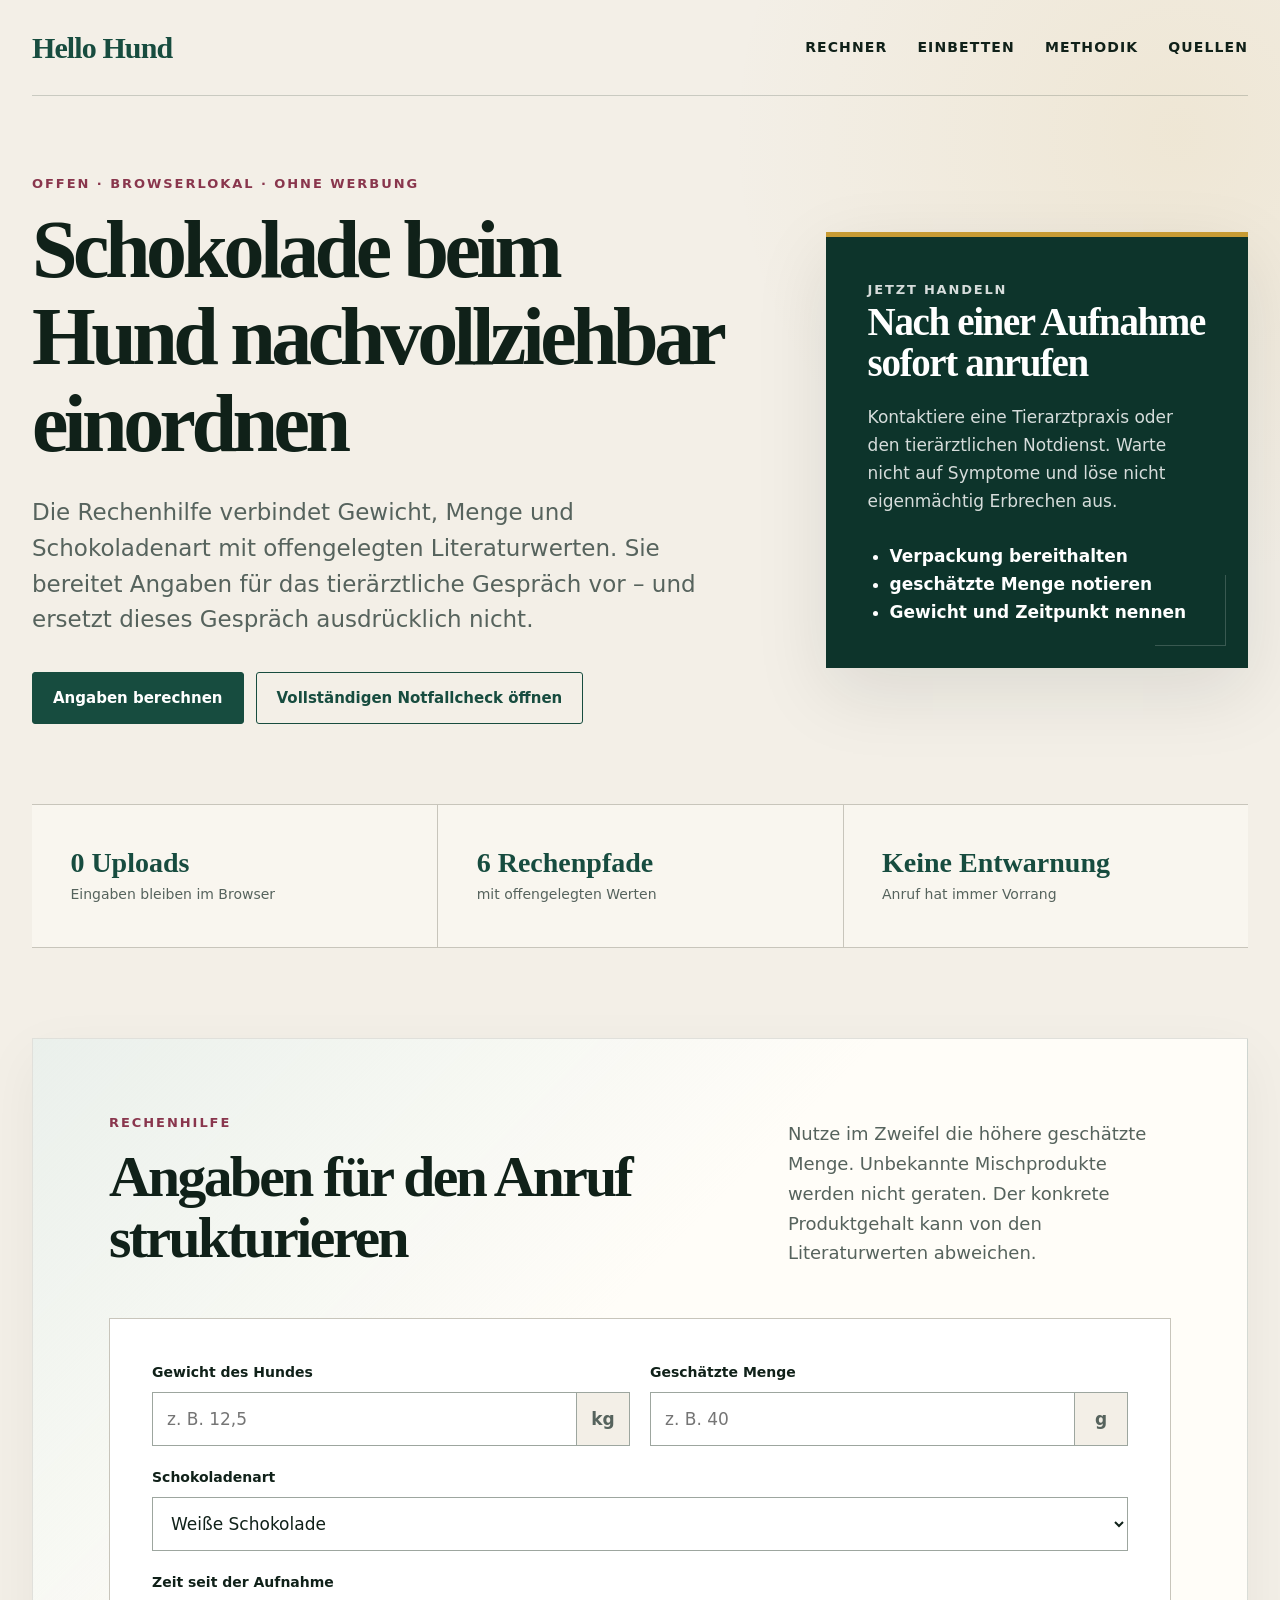
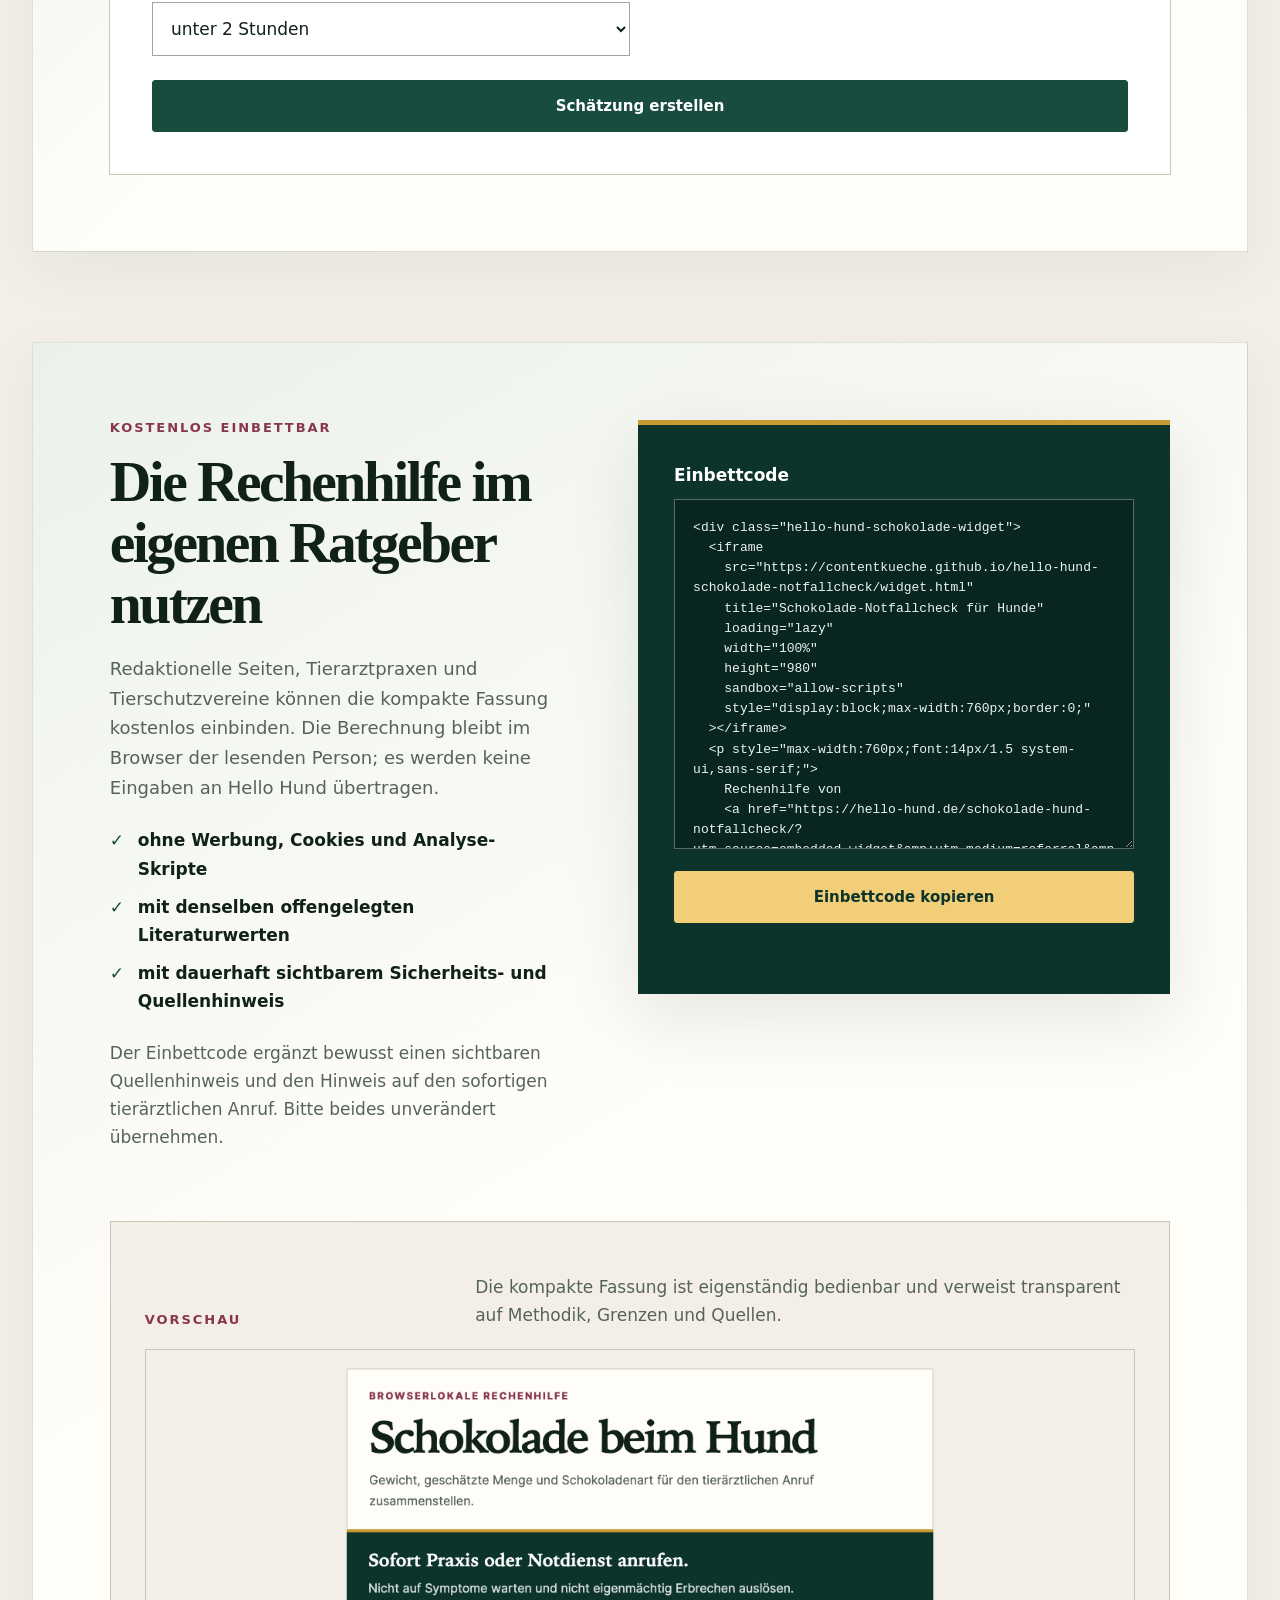
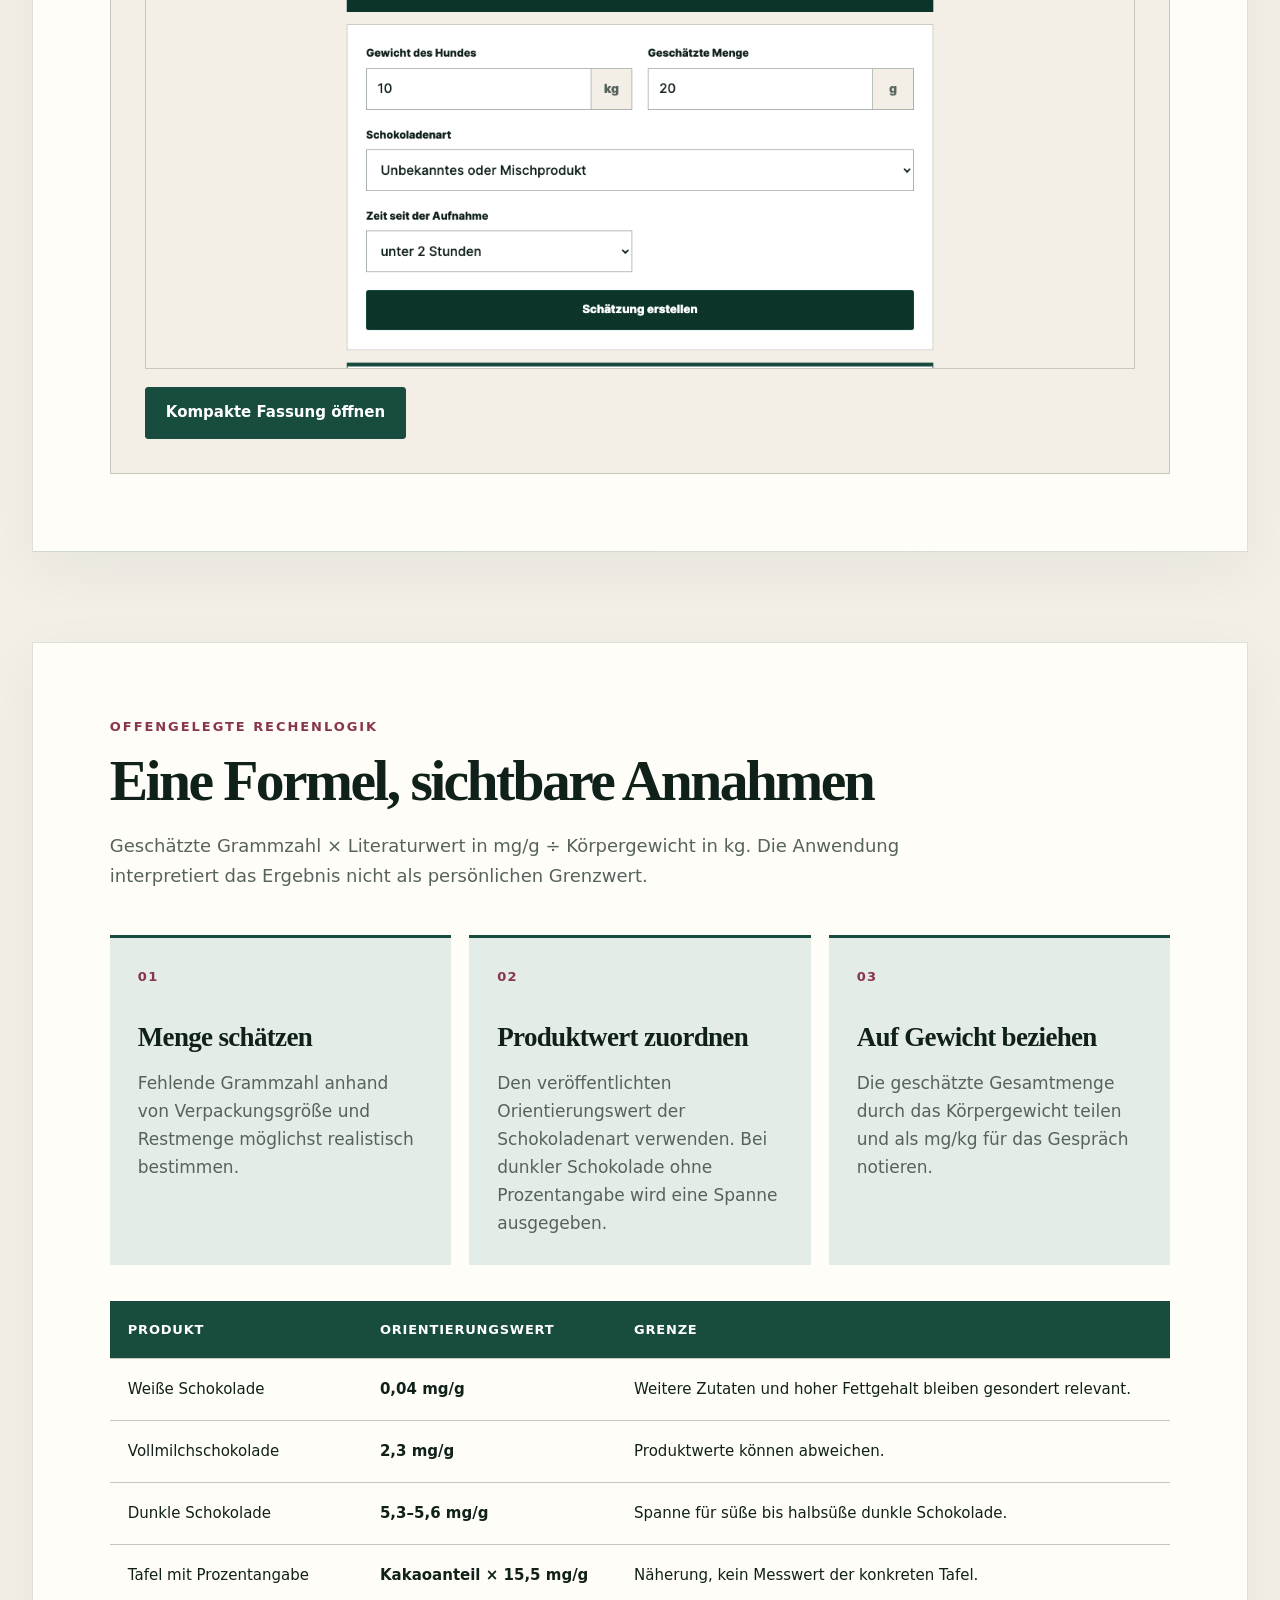
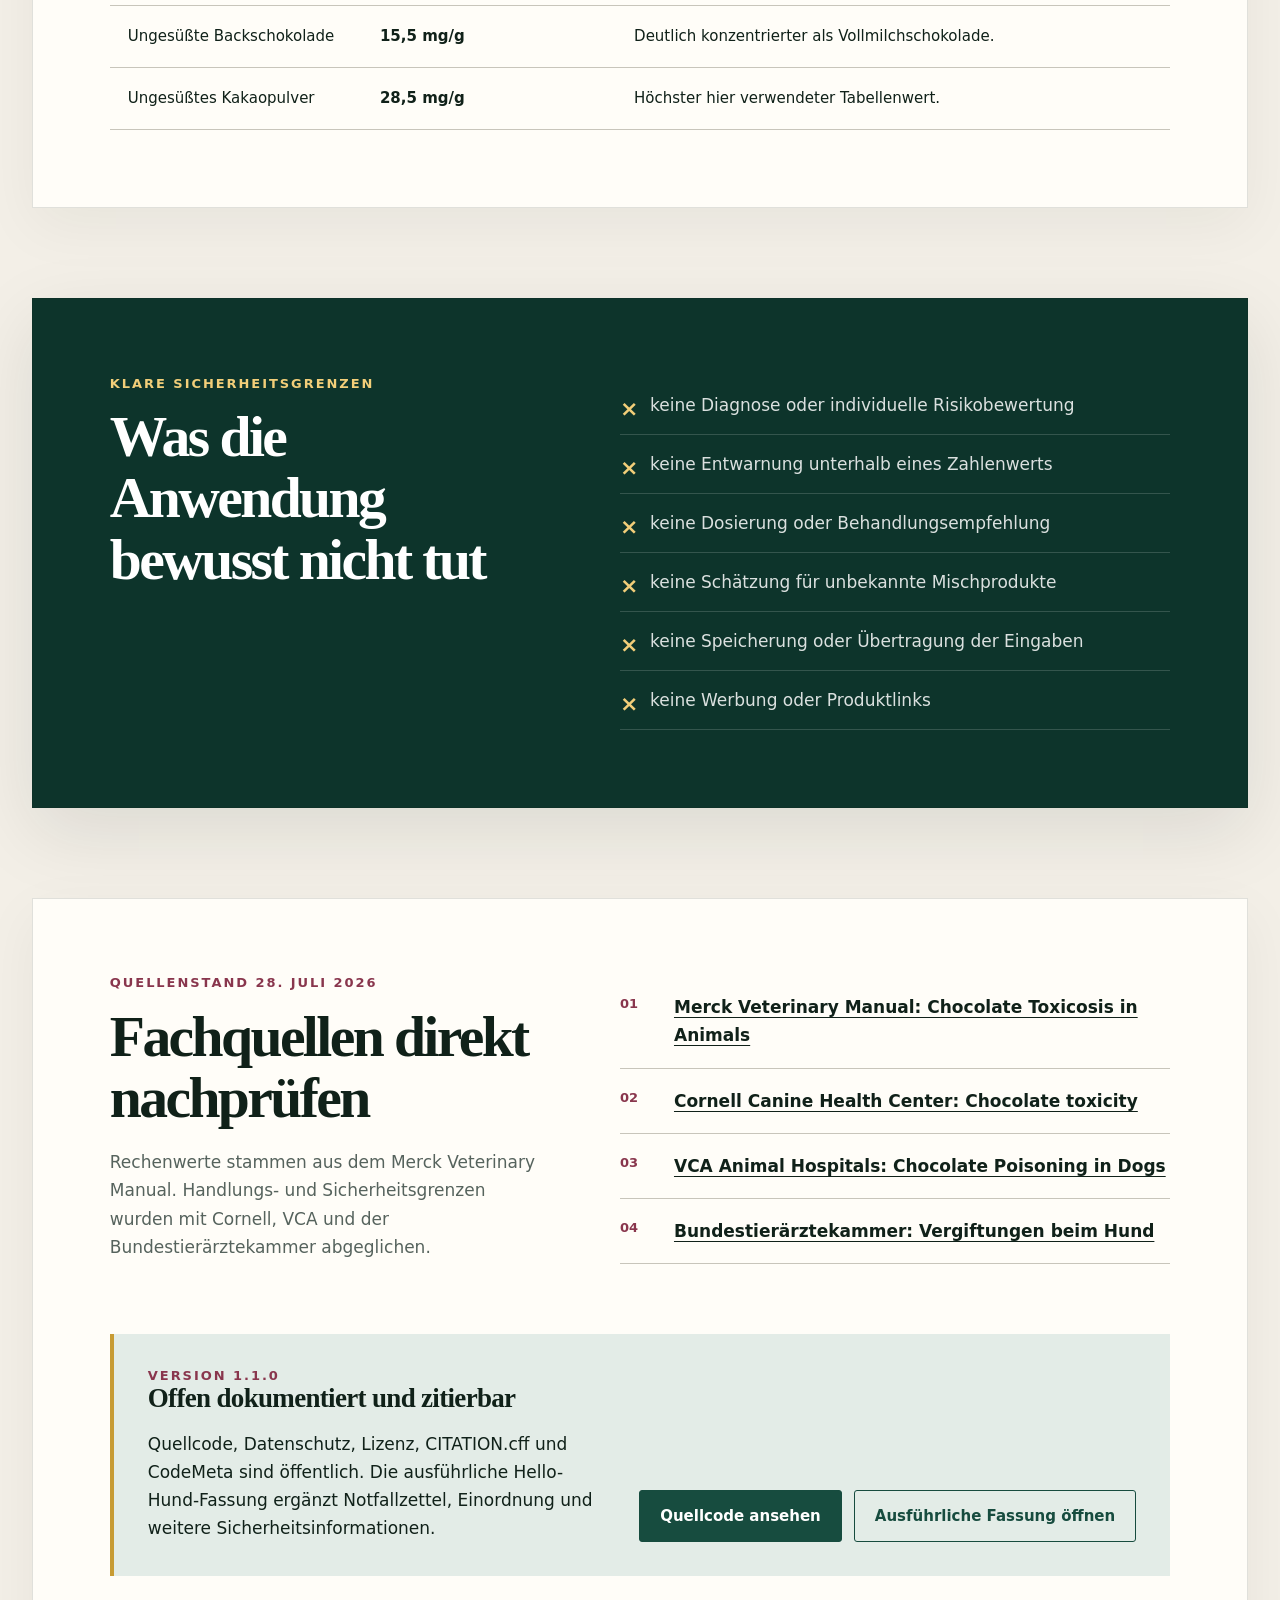
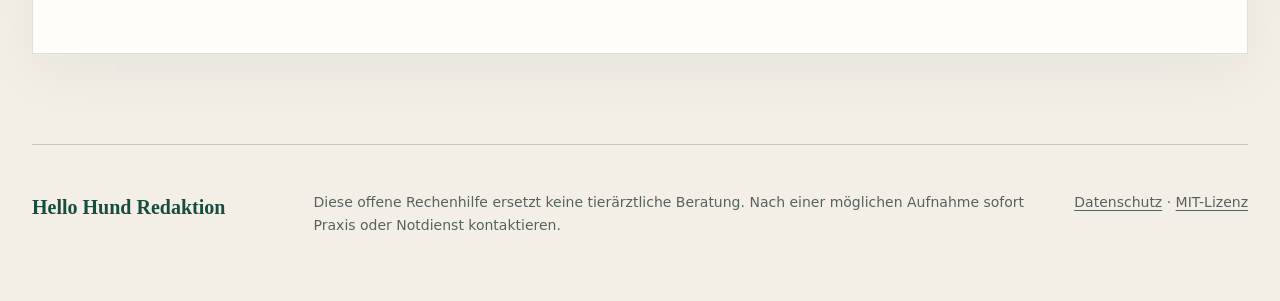
<file: docs/index.html>
<!doctype html>
<html lang="de">
<head>
  <meta charset="utf-8">
  <meta name="viewport" content="width=device-width,initial-scale=1">
  <meta name="robots" content="index,follow,max-image-preview:large">
  <title>Schokolade-Notfallcheck für Hunde – offene Rechenhilfe</title>
  <meta name="description" content="Schokoladenmenge anhand offengelegter Literaturwerte einordnen und Angaben für den tierärztlichen Anruf zusammenstellen. Browserlokal und ohne Datenspeicherung.">
  <link rel="canonical" href="https://contentkueche.github.io/hello-hund-schokolade-notfallcheck/">
  <link rel="stylesheet" href="styles.css">
  <script type="application/ld+json">
  {
    "@context": "https://schema.org",
    "@type": "SoftwareApplication",
    "name": "Schokolade-Notfallcheck für Hunde",
    "applicationCategory": "HealthApplication",
    "operatingSystem": "Web browser",
    "softwareVersion": "1.1.0",
    "description": "Browserbasierte Rechenhilfe für den tierärztlichen Anruf nach einer möglichen Schokoladenaufnahme beim Hund.",
    "url": "https://contentkueche.github.io/hello-hund-schokolade-notfallcheck/",
    "codeRepository": "https://github.com/contentkueche/hello-hund-schokolade-notfallcheck",
    "license": "https://github.com/contentkueche/hello-hund-schokolade-notfallcheck/blob/main/LICENSE",
    "isBasedOn": "https://www.merckvetmanual.com/toxicology/food-hazards/chocolate-toxicosis-in-animals",
    "publisher": {
      "@type": "Organization",
      "name": "Hello Hund Redaktion",
      "url": "https://hello-hund.de/"
    },
    "offers": {
      "@type": "Offer",
      "price": "0",
      "priceCurrency": "EUR"
    }
  }
  </script>
</head>
<body>
  <header class="masthead">
    <a class="brand" href="https://hello-hund.de/?utm_source=github_pages&amp;utm_medium=foundation&amp;utm_campaign=schokolade_notfallcheck">Hello Hund</a>
    <nav aria-label="Seitennavigation">
      <a href="#rechner">Rechner</a>
      <a href="#einbetten">Einbetten</a>
      <a href="#methodik">Methodik</a>
      <a href="#quellen">Quellen</a>
    </nav>
  </header>

  <main>
    <section class="hero">
      <div class="hero-copy">
        <p class="eyebrow">Offen · browserlokal · ohne Werbung</p>
        <h1>Schokolade beim Hund nachvollziehbar einordnen</h1>
        <p class="lede">Die Rechenhilfe verbindet Gewicht, Menge und Schokoladenart mit offengelegten Literaturwerten. Sie bereitet Angaben für das tierärztliche Gespräch vor – und ersetzt dieses Gespräch ausdrücklich nicht.</p>
        <div class="actions">
          <a class="button" href="#rechner">Angaben berechnen</a>
          <a class="button button--ghost" href="https://hello-hund.de/schokolade-hund-notfallcheck/?utm_source=github_pages&amp;utm_medium=foundation&amp;utm_campaign=schokolade_notfallcheck&amp;utm_content=hero">Vollständigen Notfallcheck öffnen</a>
        </div>
      </div>
      <aside class="urgent" aria-label="Wichtiger Sicherheitshinweis">
        <p class="urgent-label">Jetzt handeln</p>
        <h2>Nach einer Aufnahme sofort anrufen</h2>
        <p>Kontaktiere eine Tierarztpraxis oder den tierärztlichen Notdienst. Warte nicht auf Symptome und löse nicht eigenmächtig Erbrechen aus.</p>
        <ul>
          <li>Verpackung bereithalten</li>
          <li>geschätzte Menge notieren</li>
          <li>Gewicht und Zeitpunkt nennen</li>
        </ul>
      </aside>
    </section>

    <section class="facts" aria-label="Eigenschaften der Rechenhilfe">
      <div><strong>0 Uploads</strong><span>Eingaben bleiben im Browser</span></div>
      <div><strong>6 Rechenpfade</strong><span>mit offengelegten Werten</span></div>
      <div><strong>Keine Entwarnung</strong><span>Anruf hat immer Vorrang</span></div>
    </section>

    <section class="section section--tool" id="rechner">
      <header class="section-head">
        <div>
          <p class="eyebrow">Rechenhilfe</p>
          <h2>Angaben für den Anruf strukturieren</h2>
        </div>
        <p>Nutze im Zweifel die höhere geschätzte Menge. Unbekannte Mischprodukte werden nicht geraten. Der konkrete Produktgehalt kann von den Literaturwerten abweichen.</p>
      </header>

      <div class="calculator" data-calculator>
        <form class="calculator-form" novalidate>
          <div class="field">
            <label for="dog-weight">Gewicht des Hundes</label>
            <div class="input-unit"><input id="dog-weight" name="weight" type="number" min="0.5" max="120" step="0.1" inputmode="decimal" placeholder="z. B. 12,5" required><span>kg</span></div>
          </div>
          <div class="field">
            <label for="chocolate-amount">Geschätzte Menge</label>
            <div class="input-unit"><input id="chocolate-amount" name="amount" type="number" min="0.1" max="3000" step="0.1" inputmode="decimal" placeholder="z. B. 40" required><span>g</span></div>
          </div>
          <div class="field field--wide">
            <label for="chocolate-type">Schokoladenart</label>
            <select id="chocolate-type" name="type" required>
              <option value="white">Weiße Schokolade</option>
              <option value="milk">Vollmilchschokolade</option>
              <option value="dark">Zartbitter / dunkle Schokolade ohne Prozentangabe</option>
              <option value="percent">Tafel mit bekannter Kakao-Prozentangabe</option>
              <option value="baking">Backschokolade / ungesüßte Schokolade</option>
              <option value="powder">Ungesüßtes Kakaopulver</option>
              <option value="unknown">Unbekanntes oder Mischprodukt</option>
            </select>
          </div>
          <div class="field" data-percent-field hidden>
            <label for="cocoa-percent">Kakaoanteil</label>
            <div class="input-unit"><input id="cocoa-percent" name="percent" type="number" min="1" max="100" step="1" inputmode="decimal" placeholder="z. B. 70"><span>%</span></div>
          </div>
          <div class="field">
            <label for="time-since">Zeit seit der Aufnahme</label>
            <select id="time-since" name="time">
              <option>unter 2 Stunden</option>
              <option>2 bis 6 Stunden</option>
              <option>mehr als 6 Stunden</option>
              <option>unbekannt</option>
            </select>
          </div>
          <button class="calculate" type="submit">Schätzung erstellen</button>
          <p class="form-error" data-error role="alert" hidden></p>
        </form>

        <section class="result" data-result aria-live="polite" hidden>
          <div class="result-top">
            <div>
              <p class="result-label">Rechenergebnis</p>
              <h3 data-result-heading>Angaben berechnet</h3>
            </div>
            <strong class="dose" data-dose></strong>
          </div>
          <p data-explanation></p>
          <div class="result-warning">Diese Schätzung ist keine Diagnose und keine Entwarnung. Ruf jetzt eine Tierarztpraxis oder den tierärztlichen Notdienst an.</div>
          <label for="call-summary">Notiz für den tierärztlichen Anruf</label>
          <textarea id="call-summary" data-summary readonly></textarea>
          <div class="result-actions">
            <button type="button" data-copy>Notiz kopieren</button>
            <button class="secondary" type="button" data-reset>Neue Angaben</button>
          </div>
          <p class="copy-status" data-copy-status role="status"></p>
        </section>
      </div>
    </section>

    <section class="section embed-section" id="einbetten">
      <div class="embed-layout">
        <div class="embed-copy">
          <p class="eyebrow">Kostenlos einbettbar</p>
          <h2>Die Rechenhilfe im eigenen Ratgeber nutzen</h2>
          <p class="section-intro">Redaktionelle Seiten, Tierarztpraxen und Tierschutzvereine können die kompakte Fassung kostenlos einbinden. Die Berechnung bleibt im Browser der lesenden Person; es werden keine Eingaben an Hello Hund übertragen.</p>
          <ul class="embed-benefits">
            <li>ohne Werbung, Cookies und Analyse-Skripte</li>
            <li>mit denselben offengelegten Literaturwerten</li>
            <li>mit dauerhaft sichtbarem Sicherheits- und Quellenhinweis</li>
          </ul>
          <p>Der Einbettcode ergänzt bewusst einen sichtbaren Quellenhinweis und den Hinweis auf den sofortigen tierärztlichen Anruf. Bitte beides unverändert übernehmen.</p>
        </div>

        <div class="embed-code-panel">
          <label for="embed-code">Einbettcode</label>
          <textarea id="embed-code" data-embed-code readonly spellcheck="false">&lt;div class="hello-hund-schokolade-widget"&gt;
  &lt;iframe
    src="https://contentkueche.github.io/hello-hund-schokolade-notfallcheck/widget.html"
    title="Schokolade-Notfallcheck für Hunde"
    loading="lazy"
    width="100%"
    height="980"
    sandbox="allow-scripts"
    style="display:block;max-width:760px;border:0;"
  &gt;&lt;/iframe&gt;
  &lt;p style="max-width:760px;font:14px/1.5 system-ui,sans-serif;"&gt;
    Rechenhilfe von
    &lt;a href="https://hello-hund.de/schokolade-hund-notfallcheck/?utm_source=embedded_widget&amp;amp;utm_medium=referral&amp;amp;utm_campaign=schokolade_notfallcheck&amp;amp;utm_content=attribution"&gt;Hello Hund Redaktion&lt;/a&gt;.
    Keine tierärztliche Beratung. Nach einer möglichen Aufnahme sofort Praxis oder Notdienst kontaktieren.
  &lt;/p&gt;
&lt;/div&gt;</textarea>
          <button class="calculate embed-copy-button" type="button" data-copy-embed>Einbettcode kopieren</button>
          <p class="copy-status" data-embed-copy-status role="status"></p>
        </div>
      </div>

      <div class="embed-preview">
        <div class="embed-preview-head">
          <p class="eyebrow">Vorschau</p>
          <p>Die kompakte Fassung ist eigenständig bedienbar und verweist transparent auf Methodik, Grenzen und Quellen.</p>
        </div>
        <a class="embed-preview-link" href="widget.html" aria-label="Kompakte Rechenhilfe öffnen">
          <img src="assets/schokolade-widget-preview-1280x800.png" width="1280" height="800" alt="Kompakte Schokolade-Rechenhilfe mit Sicherheitshinweis, Eingabefeldern und Schätzbutton">
        </a>
        <a class="button embed-preview-button" href="widget.html">Kompakte Fassung öffnen</a>
      </div>
    </section>

    <section class="section" id="methodik">
      <p class="eyebrow">Offengelegte Rechenlogik</p>
      <h2>Eine Formel, sichtbare Annahmen</h2>
      <p class="section-intro">Geschätzte Grammzahl × Literaturwert in mg/g ÷ Körpergewicht in kg. Die Anwendung interpretiert das Ergebnis nicht als persönlichen Grenzwert.</p>
      <div class="method-grid">
        <article>
          <span>01</span>
          <h3>Menge schätzen</h3>
          <p>Fehlende Grammzahl anhand von Verpackungsgröße und Restmenge möglichst realistisch bestimmen.</p>
        </article>
        <article>
          <span>02</span>
          <h3>Produktwert zuordnen</h3>
          <p>Den veröffentlichten Orientierungswert der Schokoladenart verwenden. Bei dunkler Schokolade ohne Prozentangabe wird eine Spanne ausgegeben.</p>
        </article>
        <article>
          <span>03</span>
          <h3>Auf Gewicht beziehen</h3>
          <p>Die geschätzte Gesamtmenge durch das Körpergewicht teilen und als mg/kg für das Gespräch notieren.</p>
        </article>
      </div>

      <div class="table-wrap">
        <table>
          <thead><tr><th>Produkt</th><th>Orientierungswert</th><th>Grenze</th></tr></thead>
          <tbody>
            <tr><td>Weiße Schokolade</td><td>0,04 mg/g</td><td>Weitere Zutaten und hoher Fettgehalt bleiben gesondert relevant.</td></tr>
            <tr><td>Vollmilchschokolade</td><td>2,3 mg/g</td><td>Produktwerte können abweichen.</td></tr>
            <tr><td>Dunkle Schokolade</td><td>5,3–5,6 mg/g</td><td>Spanne für süße bis halbsüße dunkle Schokolade.</td></tr>
            <tr><td>Tafel mit Prozentangabe</td><td>Kakaoanteil × 15,5 mg/g</td><td>Näherung, kein Messwert der konkreten Tafel.</td></tr>
            <tr><td>Ungesüßte Backschokolade</td><td>15,5 mg/g</td><td>Deutlich konzentrierter als Vollmilchschokolade.</td></tr>
            <tr><td>Ungesüßtes Kakaopulver</td><td>28,5 mg/g</td><td>Höchster hier verwendeter Tabellenwert.</td></tr>
          </tbody>
        </table>
      </div>
    </section>

    <section class="section section--dark">
      <div>
        <p class="eyebrow eyebrow--gold">Klare Sicherheitsgrenzen</p>
        <h2>Was die Anwendung bewusst nicht tut</h2>
      </div>
      <ul class="boundaries">
        <li>keine Diagnose oder individuelle Risikobewertung</li>
        <li>keine Entwarnung unterhalb eines Zahlenwerts</li>
        <li>keine Dosierung oder Behandlungsempfehlung</li>
        <li>keine Schätzung für unbekannte Mischprodukte</li>
        <li>keine Speicherung oder Übertragung der Eingaben</li>
        <li>keine Werbung oder Produktlinks</li>
      </ul>
    </section>

    <section class="section" id="quellen">
      <div class="source-layout">
        <div>
          <p class="eyebrow">Quellenstand 28. Juli 2026</p>
          <h2>Fachquellen direkt nachprüfen</h2>
          <p>Rechenwerte stammen aus dem Merck Veterinary Manual. Handlungs- und Sicherheitsgrenzen wurden mit Cornell, VCA und der Bundestierärztekammer abgeglichen.</p>
        </div>
        <ol class="source-list">
          <li><a href="https://www.merckvetmanual.com/toxicology/food-hazards/chocolate-toxicosis-in-animals">Merck Veterinary Manual: Chocolate Toxicosis in Animals</a></li>
          <li><a href="https://www.vet.cornell.edu/departments-centers-and-institutes/riney-canine-health-center/canine-health-topics/chocolate-toxicity-what-should-i-do-if-my-dog-eats-chocolate">Cornell Canine Health Center: Chocolate toxicity</a></li>
          <li><a href="https://vcahospitals.com/know-your-pet/chocolate-poisoning-in-dogs">VCA Animal Hospitals: Chocolate Poisoning in Dogs</a></li>
          <li><a href="https://www.bundestieraerztekammer.de/presse/archiv/2012/PM30_2012_VergiftungbeimHund.pdf">Bundestierärztekammer: Vergiftungen beim Hund</a></li>
        </ol>
      </div>
      <div class="open-panel">
        <div>
          <p class="eyebrow">Version 1.1.0</p>
          <h3>Offen dokumentiert und zitierbar</h3>
          <p>Quellcode, Datenschutz, Lizenz, CITATION.cff und CodeMeta sind öffentlich. Die ausführliche Hello-Hund-Fassung ergänzt Notfallzettel, Einordnung und weitere Sicherheitsinformationen.</p>
        </div>
        <div class="actions">
          <a class="button" href="https://github.com/contentkueche/hello-hund-schokolade-notfallcheck">Quellcode ansehen</a>
          <a class="button button--ghost" href="https://hello-hund.de/schokolade-hund-notfallcheck/?utm_source=github_pages&amp;utm_medium=foundation&amp;utm_campaign=schokolade_notfallcheck&amp;utm_content=method">Ausführliche Fassung öffnen</a>
        </div>
      </div>
    </section>
  </main>

  <footer class="footer">
    <strong>Hello Hund Redaktion</strong>
    <p>Diese offene Rechenhilfe ersetzt keine tierärztliche Beratung. Nach einer möglichen Aufnahme sofort Praxis oder Notdienst kontaktieren.</p>
    <p><a href="https://github.com/contentkueche/hello-hund-schokolade-notfallcheck/blob/main/PRIVACY.md">Datenschutz</a> · <a href="https://github.com/contentkueche/hello-hund-schokolade-notfallcheck/blob/main/LICENSE">MIT-Lizenz</a></p>
  </footer>
  <script src="app.js"></script>
</body>
</html>
</file>
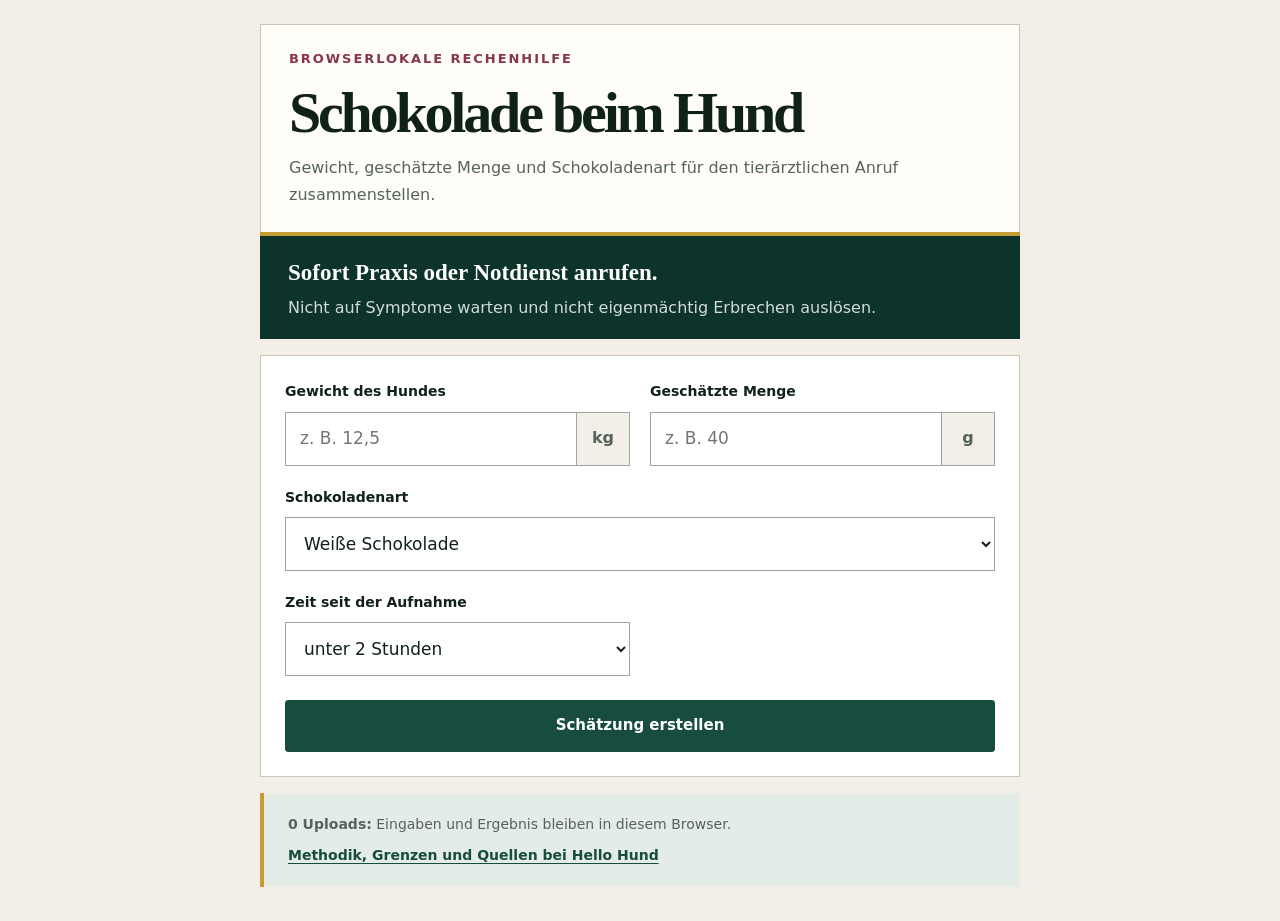
<file: docs/widget.html>
<!doctype html>
<html lang="de">
<head>
  <meta charset="utf-8">
  <meta name="viewport" content="width=device-width,initial-scale=1">
  <meta name="robots" content="noindex,follow,noarchive">
  <title>Schokolade-Notfallcheck für Hunde – kompakte Rechenhilfe</title>
  <meta name="description" content="Kompakte browserlokale Rechenhilfe für Angaben beim tierärztlichen Anruf nach einer möglichen Schokoladenaufnahme.">
  <link rel="stylesheet" href="styles.css">
</head>
<body class="widget-page">
  <main class="widget-shell">
    <header class="widget-intro">
      <p class="eyebrow">Browserlokale Rechenhilfe</p>
      <h1>Schokolade beim Hund</h1>
      <p>Gewicht, geschätzte Menge und Schokoladenart für den tierärztlichen Anruf zusammenstellen.</p>
    </header>

    <aside class="widget-emergency" aria-label="Wichtiger Sicherheitshinweis">
      <strong>Sofort Praxis oder Notdienst anrufen.</strong>
      <span>Nicht auf Symptome warten und nicht eigenmächtig Erbrechen auslösen.</span>
    </aside>

    <div class="calculator widget-calculator" data-calculator>
      <form class="calculator-form" novalidate>
        <div class="field">
          <label for="widget-dog-weight">Gewicht des Hundes</label>
          <div class="input-unit"><input id="widget-dog-weight" name="weight" type="number" min="0.5" max="120" step="0.1" inputmode="decimal" placeholder="z. B. 12,5" required><span>kg</span></div>
        </div>
        <div class="field">
          <label for="widget-chocolate-amount">Geschätzte Menge</label>
          <div class="input-unit"><input id="widget-chocolate-amount" name="amount" type="number" min="0.1" max="3000" step="0.1" inputmode="decimal" placeholder="z. B. 40" required><span>g</span></div>
        </div>
        <div class="field field--wide">
          <label for="widget-chocolate-type">Schokoladenart</label>
          <select id="widget-chocolate-type" name="type" required>
            <option value="white">Weiße Schokolade</option>
            <option value="milk">Vollmilchschokolade</option>
            <option value="dark">Zartbitter / dunkle Schokolade ohne Prozentangabe</option>
            <option value="percent">Tafel mit bekannter Kakao-Prozentangabe</option>
            <option value="baking">Backschokolade / ungesüßte Schokolade</option>
            <option value="powder">Ungesüßtes Kakaopulver</option>
            <option value="unknown">Unbekanntes oder Mischprodukt</option>
          </select>
        </div>
        <div class="field" data-percent-field hidden>
          <label for="widget-cocoa-percent">Kakaoanteil</label>
          <div class="input-unit"><input id="widget-cocoa-percent" name="percent" type="number" min="1" max="100" step="1" inputmode="decimal" placeholder="z. B. 70"><span>%</span></div>
        </div>
        <div class="field">
          <label for="widget-time-since">Zeit seit der Aufnahme</label>
          <select id="widget-time-since" name="time">
            <option>unter 2 Stunden</option>
            <option>2 bis 6 Stunden</option>
            <option>mehr als 6 Stunden</option>
            <option>unbekannt</option>
          </select>
        </div>
        <button class="calculate" type="submit">Schätzung erstellen</button>
        <p class="form-error" data-error role="alert" hidden></p>
      </form>

      <section class="result" data-result aria-live="polite" hidden>
        <div class="result-top">
          <div>
            <p class="result-label">Rechenergebnis</p>
            <h2 data-result-heading>Angaben berechnet</h2>
          </div>
          <strong class="dose" data-dose></strong>
        </div>
        <p data-explanation></p>
        <div class="result-warning">Diese Schätzung ist keine Diagnose und keine Entwarnung. Ruf jetzt eine Tierarztpraxis oder den tierärztlichen Notdienst an.</div>
        <label for="widget-call-summary">Notiz für den tierärztlichen Anruf</label>
        <textarea id="widget-call-summary" data-summary readonly></textarea>
        <div class="result-actions">
          <button type="button" data-copy>Notiz kopieren</button>
          <button class="secondary" type="button" data-reset>Neue Angaben</button>
        </div>
        <p class="copy-status" data-copy-status role="status"></p>
      </section>
    </div>

    <footer class="widget-attribution">
      <p><strong>0 Uploads:</strong> Eingaben und Ergebnis bleiben in diesem Browser.</p>
      <a href="https://hello-hund.de/schokolade-hund-notfallcheck/?utm_source=embedded_widget&amp;utm_medium=referral&amp;utm_campaign=schokolade_notfallcheck&amp;utm_content=widget_footer" target="_blank">Methodik, Grenzen und Quellen bei Hello Hund</a>
    </footer>
  </main>
  <script src="app.js"></script>
</body>
</html>
</file>
<file: docs/styles.css>
:root {
  --paper: #f3efe7;
  --surface: #fffdf8;
  --ink: #102119;
  --green: #174c3f;
  --green-deep: #0d342b;
  --wine: #89364d;
  --danger: #903e3a;
  --gold: #c79b34;
  --mist: #e3ece7;
  --line: #c8c5bb;
  --muted: #56635d;
  --shadow: 0 24px 70px rgb(16 33 25 / 10%);
  --serif: "Iowan Old Style", "Palatino Linotype", "Book Antiqua", Palatino, Georgia, serif;
  --sans: Inter, ui-sans-serif, system-ui, -apple-system, BlinkMacSystemFont, "Segoe UI", sans-serif;
}

* {
  box-sizing: border-box;
}

html {
  scroll-behavior: smooth;
}

body {
  margin: 0;
  color: var(--ink);
  background:
    radial-gradient(circle at 92% 2%, rgb(199 155 52 / 10%), transparent 28rem),
    var(--paper);
  font-family: var(--sans);
  font-size: 17px;
  line-height: 1.65;
  text-rendering: optimizeLegibility;
}

a {
  color: inherit;
  text-underline-offset: 0.22em;
  text-decoration-thickness: 0.08em;
}

a:focus-visible,
button:focus-visible,
input:focus-visible,
select:focus-visible,
textarea:focus-visible {
  outline: 3px solid var(--gold);
  outline-offset: 3px;
}

.masthead,
main,
.footer {
  width: min(1220px, calc(100% - 64px));
  margin-inline: auto;
}

.masthead {
  min-height: 96px;
  display: flex;
  align-items: center;
  justify-content: space-between;
  gap: 32px;
  border-bottom: 1px solid rgb(16 33 25 / 18%);
}

.brand {
  color: var(--green);
  font-family: var(--serif);
  font-size: 30px;
  font-weight: 700;
  letter-spacing: -0.03em;
  text-decoration: none;
}

.masthead nav {
  display: flex;
  align-items: center;
  gap: 30px;
}

.masthead nav a {
  font-size: 14px;
  font-weight: 760;
  letter-spacing: 0.08em;
  text-decoration: none;
  text-transform: uppercase;
}

.masthead nav a:hover {
  color: var(--wine);
}

.hero {
  display: grid;
  grid-template-columns: minmax(0, 1.25fr) minmax(340px, 0.75fr);
  gap: clamp(42px, 7vw, 96px);
  align-items: center;
  min-height: 690px;
  padding-block: 80px;
}

.hero-copy {
  max-width: 740px;
}

.eyebrow {
  margin: 0 0 14px;
  color: var(--wine);
  font-size: 13px;
  font-weight: 800;
  letter-spacing: 0.15em;
  line-height: 1.3;
  text-transform: uppercase;
}

h1,
h2,
h3,
p {
  overflow-wrap: anywhere;
}

h1,
h2,
h3 {
  margin-top: 0;
  font-family: var(--serif);
  font-weight: 650;
  line-height: 1.06;
}

h1 {
  max-width: 800px;
  margin-bottom: 28px;
  font-size: clamp(50px, 6.4vw, 88px);
  letter-spacing: -0.055em;
}

h2 {
  margin-bottom: 20px;
  font-size: clamp(38px, 4.5vw, 62px);
  letter-spacing: -0.045em;
}

h3 {
  margin-bottom: 12px;
  font-size: 27px;
  letter-spacing: -0.025em;
}

.lede {
  max-width: 680px;
  margin: 0;
  color: var(--muted);
  font-size: clamp(19px, 2vw, 23px);
  line-height: 1.55;
}

.actions {
  display: flex;
  flex-wrap: wrap;
  gap: 12px;
  margin-top: 34px;
}

.button,
.calculate,
.result-actions button {
  min-height: 52px;
  display: inline-flex;
  align-items: center;
  justify-content: center;
  padding: 13px 20px;
  border: 1px solid var(--green);
  border-radius: 3px;
  color: #fff;
  background: var(--green);
  font: 760 15px/1.25 var(--sans);
  text-align: center;
  text-decoration: none;
  cursor: pointer;
  transition: background 150ms ease, color 150ms ease, transform 150ms ease;
}

.button:hover,
.calculate:hover,
.result-actions button:hover {
  background: var(--green-deep);
  transform: translateY(-1px);
}

.button--ghost,
.result-actions .secondary {
  color: var(--green);
  background: transparent;
}

.button--ghost:hover,
.result-actions .secondary:hover {
  color: #fff;
}

.urgent {
  position: relative;
  padding: 42px;
  border-top: 5px solid var(--gold);
  color: #fff;
  background: var(--green-deep);
  box-shadow: var(--shadow);
}

.urgent::after {
  content: "";
  position: absolute;
  right: 22px;
  bottom: 22px;
  width: 70px;
  height: 70px;
  border-right: 1px solid rgb(255 255 255 / 18%);
  border-bottom: 1px solid rgb(255 255 255 / 18%);
}

.urgent-label {
  margin: 0 0 10px;
  color: #f2ce79;
  font-size: 13px;
  font-weight: 800;
  letter-spacing: 0.14em;
  text-transform: uppercase;
}

.urgent h2 {
  margin-bottom: 20px;
  font-size: 39px;
  letter-spacing: -0.035em;
}

.urgent p {
  margin: 0;
  color: rgb(255 255 255 / 83%);
}

.urgent ul {
  margin: 26px 0 0;
  padding-left: 22px;
  font-weight: 720;
}

.facts {
  display: grid;
  grid-template-columns: repeat(3, minmax(0, 1fr));
  border-block: 1px solid var(--line);
  background: rgb(255 253 248 / 45%);
}

.facts div {
  min-height: 142px;
  display: grid;
  align-content: center;
  gap: 3px;
  padding: 28px clamp(22px, 3vw, 42px);
}

.facts div + div {
  border-left: 1px solid var(--line);
}

.facts strong {
  color: var(--green);
  font-family: var(--serif);
  font-size: 28px;
  line-height: 1.2;
}

.facts span {
  color: var(--muted);
  font-size: 14px;
}

.section {
  margin-top: 90px;
  padding: clamp(40px, 6vw, 80px);
  border: 1px solid rgb(16 33 25 / 13%);
  background: var(--surface);
  box-shadow: 0 18px 55px rgb(16 33 25 / 5%);
}

.section--tool {
  padding: clamp(36px, 6vw, 76px);
  background:
    linear-gradient(135deg, rgb(227 236 231 / 75%), transparent 42%),
    var(--surface);
}

.section-head {
  display: grid;
  grid-template-columns: minmax(0, 1.05fr) minmax(300px, 0.65fr);
  gap: 60px;
  align-items: end;
  margin-bottom: 50px;
}

.section-head h2 {
  max-width: 720px;
  margin: 0;
}

.section-head > p,
.section-intro {
  margin: 0;
  color: var(--muted);
  font-size: 18px;
}

.section-intro {
  max-width: 800px;
  margin-bottom: 44px;
}

.embed-section {
  background:
    linear-gradient(150deg, rgb(227 236 231 / 70%), transparent 44%),
    var(--surface);
}

.embed-layout {
  display: grid;
  grid-template-columns: minmax(0, 0.85fr) minmax(360px, 1fr);
  gap: clamp(38px, 6vw, 76px);
  align-items: start;
}

.embed-copy .section-intro {
  margin-bottom: 24px;
}

.embed-copy > p:last-child {
  margin-bottom: 0;
  color: var(--muted);
}

.embed-benefits {
  display: grid;
  gap: 10px;
  margin: 0 0 24px;
  padding: 0;
  list-style: none;
}

.embed-benefits li {
  position: relative;
  padding-left: 28px;
  font-weight: 720;
}

.embed-benefits li::before {
  content: "✓";
  position: absolute;
  left: 0;
  color: var(--green);
  font-weight: 900;
}

.embed-code-panel {
  padding: clamp(24px, 4vw, 36px);
  border-top: 5px solid var(--gold);
  background: var(--green-deep);
  box-shadow: var(--shadow);
}

.embed-code-panel label {
  display: block;
  margin-bottom: 10px;
  color: #fff;
  font-weight: 760;
}

.embed-code-panel textarea {
  min-height: 350px;
  padding: 18px;
  border-color: rgb(255 255 255 / 32%);
  color: #eaf2ee;
  background: #08251f;
  font: 500 13px/1.55 ui-monospace, SFMono-Regular, Menlo, Monaco, Consolas, monospace;
  resize: vertical;
}

.embed-code-panel .embed-copy-button {
  margin-top: 14px;
  border-color: #f2ce79;
  color: var(--green-deep);
  background: #f2ce79;
}

.embed-code-panel .copy-status {
  color: rgb(255 255 255 / 78%);
}

.embed-preview {
  margin-top: clamp(44px, 6vw, 70px);
  padding: clamp(22px, 3vw, 34px);
  border: 1px solid var(--line);
  background: var(--paper);
}

.embed-preview-head {
  display: flex;
  justify-content: space-between;
  gap: 32px;
  align-items: end;
  margin-bottom: 20px;
}

.embed-preview-head .eyebrow,
.embed-preview-head p {
  margin-bottom: 0;
}

.embed-preview-head > p:last-child {
  max-width: 660px;
  color: var(--muted);
}

.embed-preview-link {
  width: 100%;
  display: block;
  border: 1px solid var(--line);
  background: var(--surface);
  overflow: hidden;
}

.embed-preview-link img {
  width: 100%;
  height: auto;
  display: block;
}

.embed-preview-button {
  margin-top: 18px;
}

.calculator {
  display: grid;
  grid-template-columns: minmax(0, 1fr);
  gap: 24px;
}

.calculator-form {
  display: grid;
  grid-template-columns: repeat(2, minmax(0, 1fr));
  gap: 20px;
  padding: clamp(24px, 4vw, 42px);
  border: 1px solid var(--line);
  background: #fff;
}

.field {
  min-width: 0;
}

.field--wide,
.calculate,
.form-error {
  grid-column: 1 / -1;
}

.field label,
.result label {
  display: block;
  margin-bottom: 8px;
  color: var(--ink);
  font-size: 14px;
  font-weight: 760;
}

.input-unit {
  min-width: 0;
  display: flex;
  align-items: stretch;
}

input,
select,
textarea {
  width: 100%;
  min-width: 0;
  border: 1px solid #9da69f;
  border-radius: 0;
  color: var(--ink);
  background: #fff;
  font: 500 17px/1.35 var(--sans);
}

input,
select {
  min-height: 54px;
  padding: 12px 14px;
}

.input-unit input {
  border-right: 0;
}

.input-unit span {
  min-width: 54px;
  display: grid;
  place-items: center;
  border: 1px solid #9da69f;
  color: var(--muted);
  background: var(--paper);
  font-weight: 740;
}

.calculate {
  width: 100%;
  margin-top: 4px;
}

.form-error {
  margin: 0;
  padding: 12px 15px;
  color: #7b2724;
  background: #fae9e6;
  font-weight: 720;
}

.result {
  padding: clamp(26px, 4vw, 44px);
  border: 1px solid var(--green);
  border-top-width: 5px;
  background: #fff;
}

.result-top {
  display: flex;
  justify-content: space-between;
  gap: 32px;
  align-items: start;
}

.result-label {
  margin: 0 0 6px;
  color: var(--wine);
  font-size: 12px;
  font-weight: 800;
  letter-spacing: 0.13em;
  text-transform: uppercase;
}

.dose {
  flex: 0 1 auto;
  color: var(--green);
  font-family: var(--serif);
  font-size: clamp(25px, 4vw, 42px);
  line-height: 1.1;
  text-align: right;
}

.result-warning {
  margin: 24px 0;
  padding: 16px 18px;
  border-left: 4px solid var(--danger);
  color: #5c2521;
  background: #f8ece9;
  font-weight: 720;
}

textarea {
  min-height: 230px;
  padding: 16px;
  resize: vertical;
}

.result-actions {
  display: flex;
  flex-wrap: wrap;
  gap: 12px;
  margin-top: 16px;
}

.copy-status {
  min-height: 1.65em;
  margin: 12px 0 0;
  color: var(--muted);
  font-size: 14px;
}

.method-grid {
  display: grid;
  grid-template-columns: repeat(3, minmax(0, 1fr));
  gap: 18px;
}

.method-grid article {
  min-height: 250px;
  padding: 28px;
  border-top: 3px solid var(--green);
  background: var(--mist);
}

.method-grid article > span {
  display: block;
  margin-bottom: 36px;
  color: var(--wine);
  font-size: 13px;
  font-weight: 800;
  letter-spacing: 0.1em;
}

.method-grid article p {
  margin-bottom: 0;
  color: var(--muted);
}

.table-wrap {
  margin-top: 36px;
  overflow-x: auto;
}

table {
  width: 100%;
  border-collapse: collapse;
  font-size: 15px;
}

th,
td {
  padding: 18px;
  border-bottom: 1px solid var(--line);
  text-align: left;
  vertical-align: top;
}

th {
  color: #fff;
  background: var(--green);
  font-size: 13px;
  letter-spacing: 0.06em;
  text-transform: uppercase;
}

td:nth-child(2) {
  white-space: nowrap;
  font-weight: 760;
}

.section--dark {
  display: grid;
  grid-template-columns: minmax(0, 0.8fr) minmax(320px, 1fr);
  gap: 70px;
  color: #fff;
  background: var(--green-deep);
  box-shadow: var(--shadow);
}

.section--dark h2 {
  margin-bottom: 0;
}

.eyebrow--gold {
  color: #f2ce79;
}

.boundaries {
  display: grid;
  gap: 0;
  margin: 0;
  padding: 0;
  list-style: none;
}

.boundaries li {
  position: relative;
  padding: 15px 0 15px 30px;
  border-bottom: 1px solid rgb(255 255 255 / 16%);
  color: rgb(255 255 255 / 85%);
}

.boundaries li::before {
  content: "×";
  position: absolute;
  left: 0;
  color: #f2ce79;
  font-size: 22px;
  font-weight: 800;
}

.source-layout {
  display: grid;
  grid-template-columns: minmax(0, 0.8fr) minmax(360px, 1fr);
  gap: 70px;
}

.source-layout p:not(.eyebrow) {
  color: var(--muted);
}

.source-list {
  margin: 0;
  padding: 0;
  counter-reset: source;
  list-style: none;
}

.source-list li {
  counter-increment: source;
  display: grid;
  grid-template-columns: 38px minmax(0, 1fr);
  gap: 16px;
  align-items: start;
  padding: 18px 0;
  border-bottom: 1px solid var(--line);
}

.source-list li::before {
  content: counter(source, decimal-leading-zero);
  color: var(--wine);
  font-size: 13px;
  font-weight: 800;
}

.source-list a {
  font-weight: 720;
}

.open-panel {
  display: grid;
  grid-template-columns: minmax(0, 1fr) auto;
  gap: 36px;
  align-items: end;
  margin-top: 56px;
  padding: 34px;
  border-left: 4px solid var(--gold);
  background: var(--mist);
}

.open-panel h3,
.open-panel p {
  margin-bottom: 0;
}

.open-panel .actions {
  justify-content: flex-end;
  margin: 0;
}

.footer {
  display: grid;
  grid-template-columns: minmax(170px, 0.4fr) minmax(0, 1.2fr) auto;
  gap: 42px;
  align-items: start;
  margin-top: 90px;
  padding-block: 46px 64px;
  border-top: 1px solid var(--line);
  color: var(--muted);
  font-size: 14px;
}

.footer strong {
  color: var(--green);
  font-family: var(--serif);
  font-size: 20px;
}

.footer p {
  margin: 0;
}

.widget-page {
  min-width: 0;
  background: var(--paper);
  font-size: 16px;
}

.widget-page .widget-shell {
  width: min(100% - 32px, 760px);
  margin-inline: auto;
  padding-block: 24px 34px;
}

.widget-intro {
  padding: 26px 28px 24px;
  border: 1px solid var(--line);
  border-bottom: 0;
  background: var(--surface);
}

.widget-intro h1 {
  margin-bottom: 12px;
  font-size: clamp(38px, 7vw, 58px);
}

.widget-intro p:last-child {
  max-width: 620px;
  margin: 0;
  color: var(--muted);
}

.widget-emergency {
  display: grid;
  gap: 3px;
  padding: 18px 28px;
  border-top: 4px solid var(--gold);
  color: #fff;
  background: var(--green-deep);
}

.widget-emergency strong {
  font-family: var(--serif);
  font-size: 23px;
}

.widget-emergency span {
  color: rgb(255 255 255 / 82%);
}

.widget-calculator {
  gap: 16px;
  margin-top: 16px;
}

.widget-page .calculator-form,
.widget-page .result {
  padding: 24px;
}

.widget-page .result h2 {
  margin-bottom: 8px;
  font-size: clamp(28px, 6vw, 42px);
}

.widget-page .result textarea {
  min-height: 210px;
}

.widget-attribution {
  display: grid;
  gap: 8px;
  margin-top: 16px;
  padding: 20px 24px;
  border-left: 4px solid var(--gold);
  background: var(--mist);
  color: var(--muted);
  font-size: 14px;
}

.widget-attribution p {
  margin: 0;
}

.widget-attribution a {
  color: var(--green);
  font-weight: 800;
}

@media (max-width: 900px) {
  .masthead,
  main,
  .footer {
    width: min(100% - 40px, 760px);
  }

  .hero,
  .section-head,
  .section--dark,
  .source-layout,
  .open-panel,
  .embed-layout {
    grid-template-columns: minmax(0, 1fr);
  }

  .hero {
    min-height: auto;
    padding-block: 64px;
  }

  .hero-copy {
    max-width: none;
  }

  .section-head,
  .section--dark,
  .source-layout {
    gap: 34px;
  }

  .open-panel {
    align-items: start;
  }

  .open-panel .actions {
    justify-content: flex-start;
  }

  .method-grid {
    grid-template-columns: minmax(0, 1fr);
  }

  .embed-preview-head {
    display: grid;
    gap: 8px;
  }

  .method-grid article {
    min-height: 0;
  }

  .footer {
    grid-template-columns: minmax(170px, 0.45fr) minmax(0, 1fr);
  }

  .footer p:last-child {
    grid-column: 1 / -1;
  }
}

@media (max-width: 720px) {
  body {
    font-size: 16px;
  }

  .masthead {
    min-height: 82px;
    align-items: flex-start;
    padding-block: 22px;
  }

  .masthead nav {
    flex-wrap: wrap;
    justify-content: flex-end;
    gap: 8px 18px;
  }

  .masthead nav a {
    font-size: 11px;
  }

  h1 {
    font-size: clamp(45px, 12vw, 66px);
  }

  h2 {
    font-size: clamp(36px, 9vw, 50px);
  }

  .facts,
  .calculator-form,
  .method-grid {
    grid-template-columns: minmax(0, 1fr);
  }

  .facts div {
    min-height: 108px;
  }

  .facts div + div {
    border-top: 1px solid var(--line);
    border-left: 0;
  }

  .field--wide,
  .calculate,
  .form-error {
    grid-column: auto;
  }

  .method-grid article {
    min-height: 0;
  }

  .method-grid article > span {
    margin-bottom: 22px;
  }

  .result-top {
    display: grid;
    gap: 12px;
  }

  .dose {
    text-align: left;
  }

  .table-wrap {
    overflow: visible;
  }

  table,
  tbody,
  tr,
  td {
    display: block;
    width: 100%;
  }

  thead {
    position: absolute;
    width: 1px;
    height: 1px;
    overflow: hidden;
    clip: rect(0 0 0 0);
    white-space: nowrap;
  }

  tr {
    margin-bottom: 14px;
    padding: 18px;
    border-left: 3px solid var(--green);
    background: var(--mist);
  }

  td {
    padding: 3px 0;
    border: 0;
    white-space: normal;
  }

  td:first-child {
    font-weight: 800;
  }

  .footer {
    grid-template-columns: minmax(0, 1fr);
    gap: 18px;
  }

  .footer p:last-child {
    grid-column: auto;
  }
}

@media (max-width: 520px) {
  .masthead,
  main,
  .footer {
    width: calc(100% - 28px);
  }

  .masthead {
    display: grid;
    grid-template-columns: 1fr;
    gap: 12px;
  }

  .masthead nav {
    justify-content: flex-start;
  }

  .hero {
    padding-block: 50px;
  }

  h1 {
    font-size: 43px;
  }

  h2 {
    font-size: 36px;
  }

  .urgent,
  .section,
  .section--tool {
    padding: 27px 22px;
  }

  .section {
    margin-top: 58px;
  }

  .facts {
    margin-inline: -14px;
  }

  .calculator-form,
  .result,
  .open-panel,
  .embed-code-panel,
  .embed-preview {
    padding: 22px 18px;
  }

  .actions,
  .result-actions {
    display: grid;
    grid-template-columns: minmax(0, 1fr);
  }

  .button,
  .result-actions button {
    width: 100%;
  }

  .source-list li {
    grid-template-columns: 30px minmax(0, 1fr);
    gap: 10px;
  }

  .widget-page .widget-shell {
    width: calc(100% - 20px);
    padding-block: 10px 20px;
  }

  .widget-intro,
  .widget-page .calculator-form,
  .widget-page .result,
  .widget-attribution {
    padding: 20px 17px;
  }

  .widget-emergency {
    padding: 17px;
  }
}

@media (prefers-reduced-motion: reduce) {
  html {
    scroll-behavior: auto;
  }

  *,
  *::before,
  *::after {
    scroll-behavior: auto !important;
    transition: none !important;
  }
}
</file>
